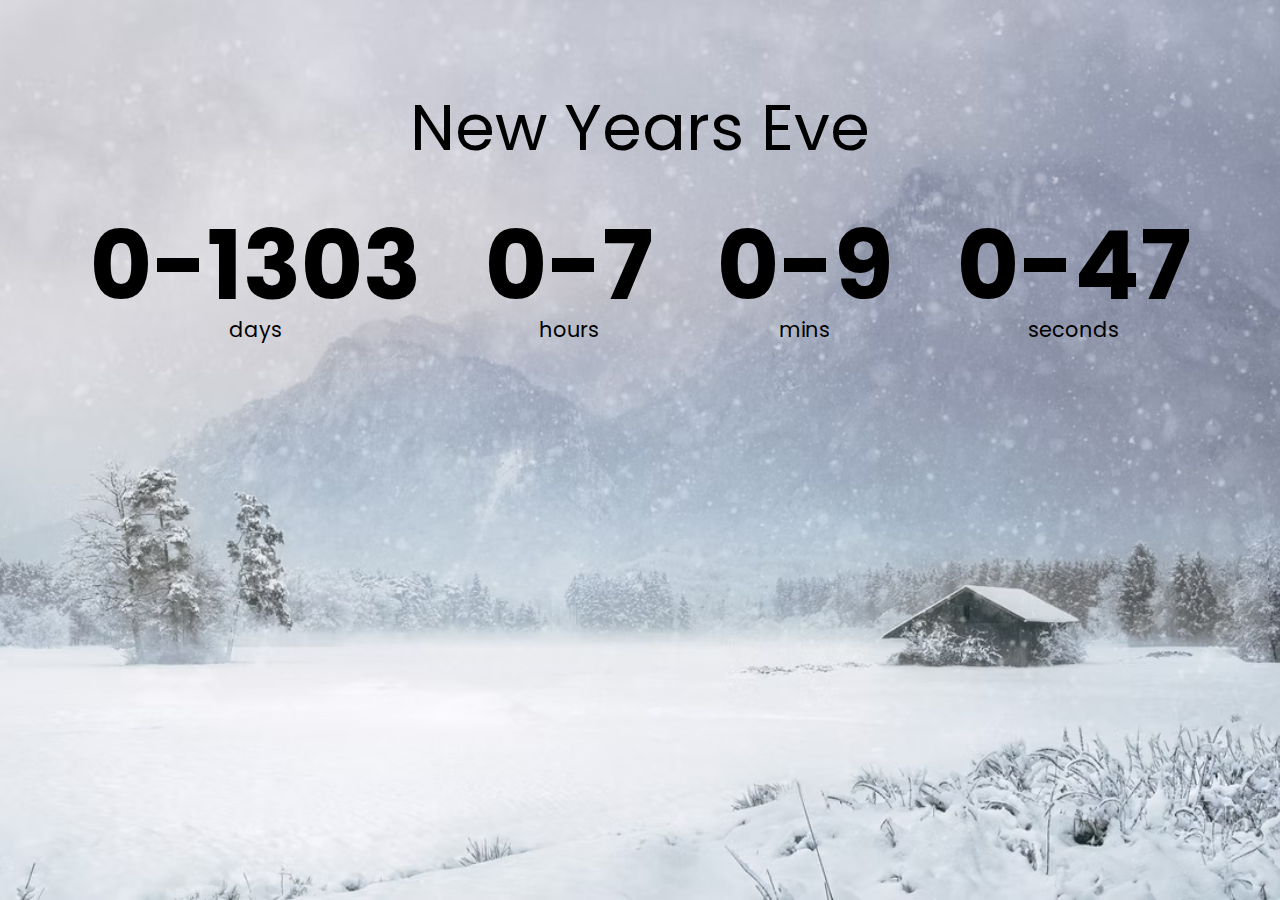
<file: project-1/index.html>
<!DOCTYPE html>
<html lang="en">
    <head>
        <meta charset="UTF-8" />
        <meta http-equiv="X-UA-Compatible" content="IE=edge" />
        <meta name="viewport" content="width=device-width, initial-scale=1.0" />
        <link rel="stylesheet" href="./style.css" />
        <title>Countdown</title>
    </head>
    <body>
        <h1>New Years Eve</h1>

        <div class="countdown-container">
            <div class="countdown-el days-c">
                <p class="big-text" id="days">0</p>
                <span>days</span>
            </div>
            <div class="countdown-el hours-c">
                <p class="big-text" id="hours">0</p>
                <span>hours</span>
            </div>
            <div class="countdown-el mins-c">
                <p class="big-text" id="mins">0</p>
                <span>mins</span>
            </div>
            <div class="countdown-el seconds-c">
                <p class="big-text" id="seconds">0</p>
                <span>seconds</span>
            </div>
        </div>
        <!-- js -->
        <script src="./script.js"></script>
    </body>
</html>

<!-- https://images.unsplash.com/photo-1562562796-69301f0d8ec1?ixlib=rb-1.2.1&ixid=MnwxMjA3fDB8MHxwaG90by1wYWdlfHx8fGVufDB8fHx8&auto=format&fit=crop&w=937&q=80 -->
<!-- https://images.unsplash.com/photo-1577457943926-11193adc0563?ixlib=rb-1.2.1&ixid=MnwxMjA3fDB8MHxwaG90by1wYWdlfHx8fGVufDB8fHx8&auto=format&fit=crop&w=1202&q=80 -->
</file>
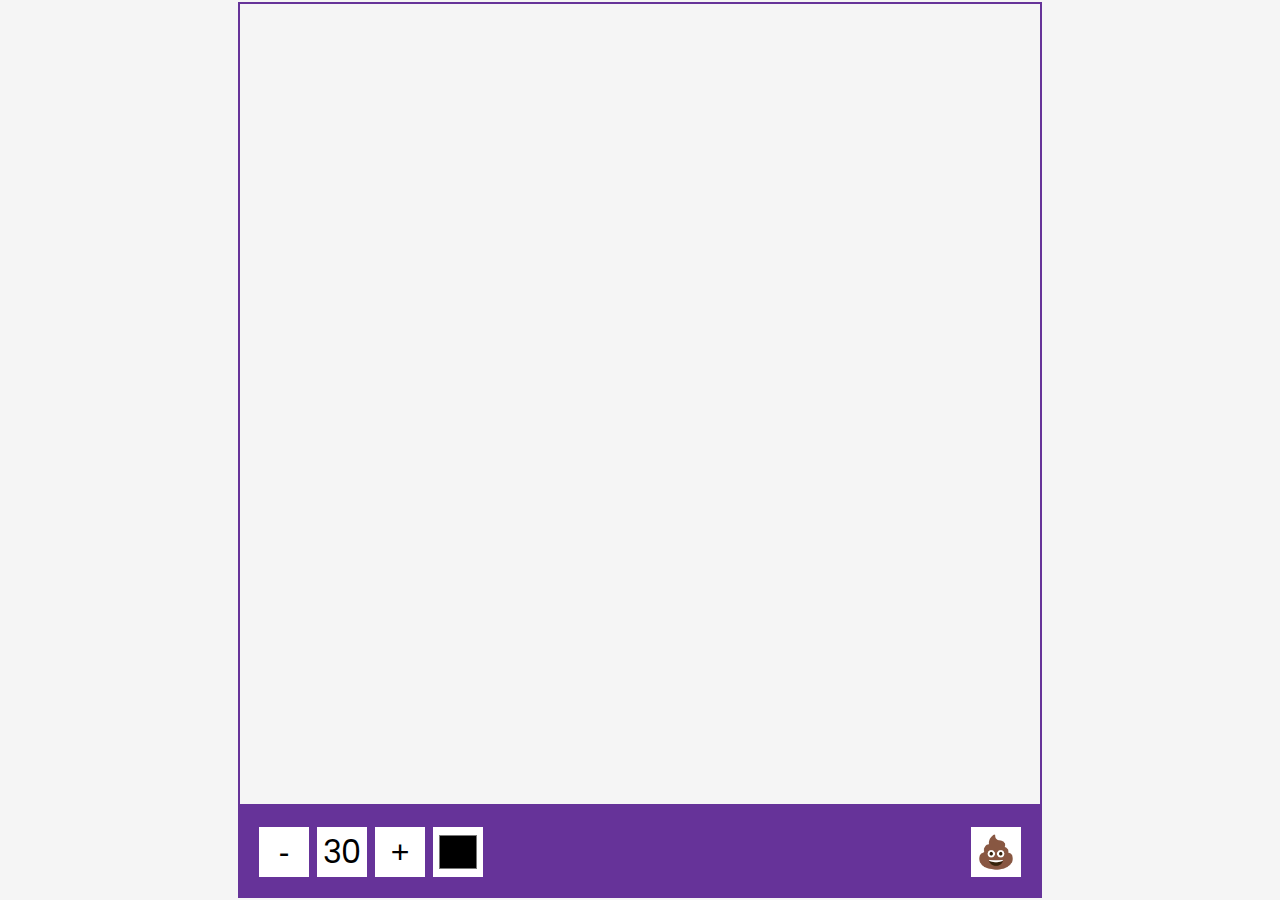
<file: project-2/index.html>
<!DOCTYPE html>
<html lang="en">
    <head>
        <meta charset="UTF-8" />
        <meta http-equiv="X-UA-Compatible" content="IE=edge" />
        <meta name="viewport" content="width=device-width, initial-scale=1.0" />
        <link rel="stylesheet" href="./style.css" />
        <title>Drawing App</title>
    </head>
    <body>
        <canvas id="canvas" width="800" height="800"></canvas>
        <div class="toolbox">
            <button id="decrease">-</button>
            <span id="size">30</span>
            <button id="increase">+</button>
            <input type="color" id="color" />
            <button id="clear">💩</button>
        </div>
        <!-- js -->
        <script src="./script.js"></script>
    </body>
</html>
</file>
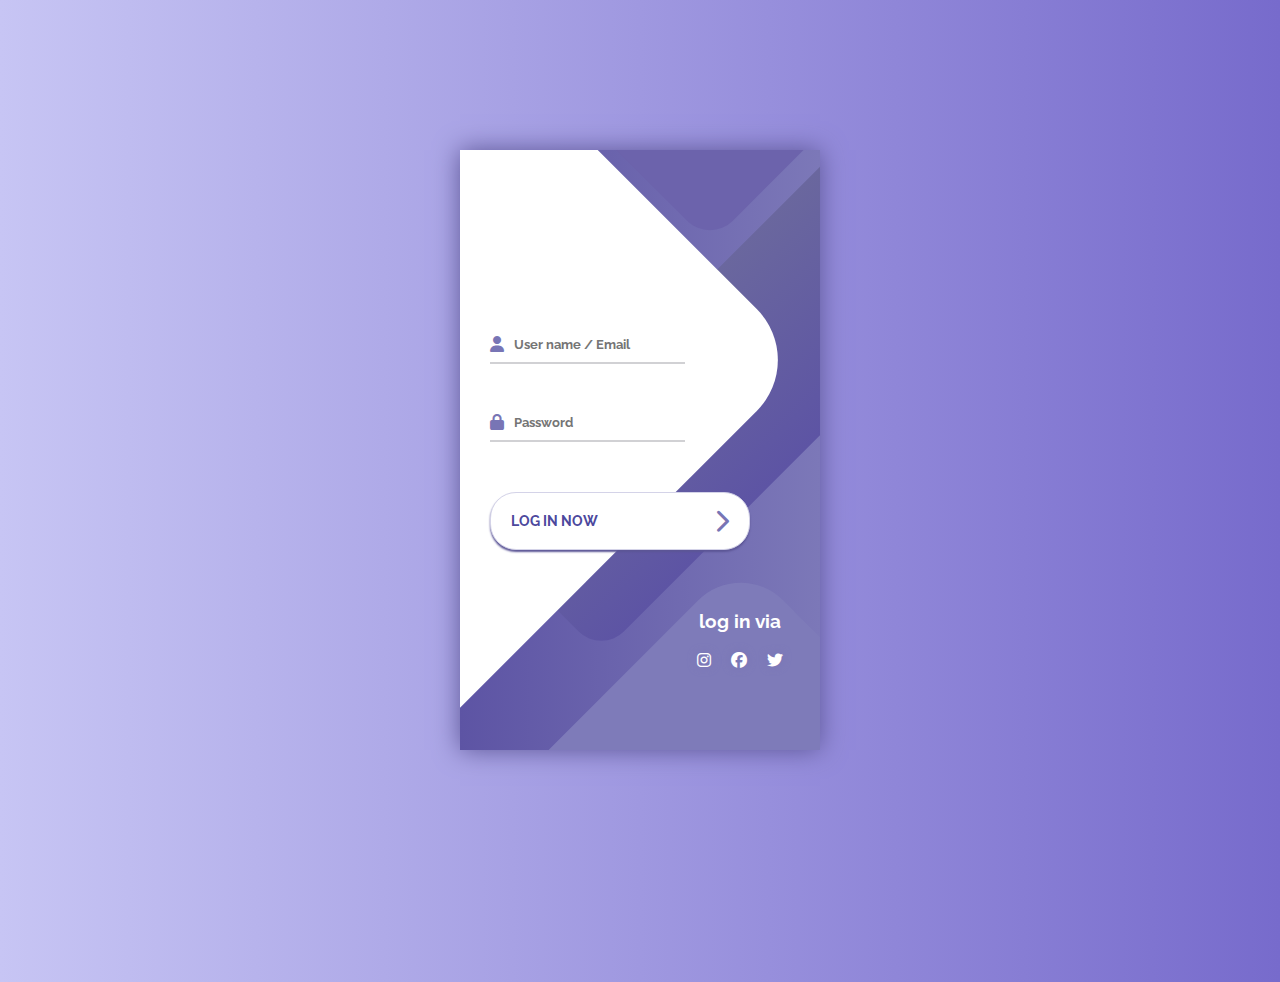
<file: project-4/index.html>
<!DOCTYPE html>
<html lang="en">
    <head>
        <meta charset="UTF-8" />
        <meta http-equiv="X-UA-Compatible" content="IE=edge" />
        <meta name="viewport" content="width=device-width, initial-scale=1.0" />
        <link rel="stylesheet" href="./style.css" />
        <!-- fontawesome -->
        <link rel="stylesheet" href="https://cdnjs.cloudflare.com/ajax/libs/font-awesome/6.1.1/css/all.min.css" />
        <title>login form</title>
    </head>

    <body>
        <div class="container">
            <div class="screen">
                <div class="screen__content">
                    <form class="login">
                        <div class="login__field">
                            <i class="login__icon fas fa-user"></i>
                            <input type="text" class="login__input" placeholder="User name / Email" />
                        </div>
                        <div class="login__field">
                            <i class="login__icon fas fa-lock"></i>
                            <input type="password" class="login__input" placeholder="Password" />
                        </div>
                        <button class="button login__submit">
                            <span class="button__text">Log In Now</span>
                            <i class="button__icon fas fa-chevron-right"></i>
                        </button>
                    </form>
                    <div class="social-login">
                        <h3>log in via</h3>
                        <div class="social-icons">
                            <a href="#" class="social-login__icon fab fa-instagram"></a>
                            <a href="#" class="social-login__icon fab fa-facebook"></a>
                            <a href="#" class="social-login__icon fab fa-twitter"></a>
                        </div>
                    </div>
                </div>
                <div class="screen__background">
                    <span class="screen__background__shape screen__background__shape4"></span>
                    <span class="screen__background__shape screen__background__shape3"></span>
                    <span class="screen__background__shape screen__background__shape2"></span>
                    <span class="screen__background__shape screen__background__shape1"></span>
                </div>
            </div>
        </div>
    </body>
</html>
</file>
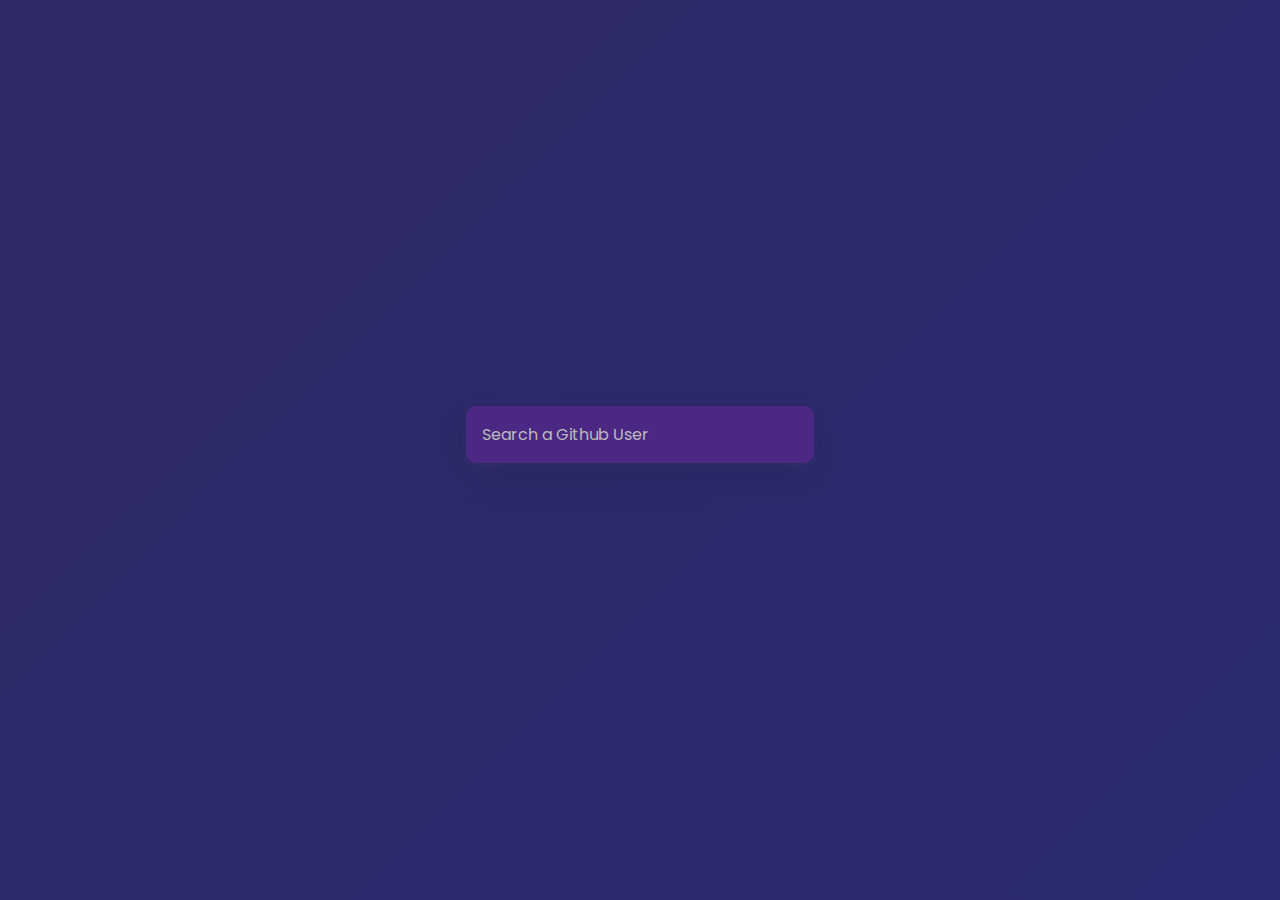
<file: project-5/index.html>
<!DOCTYPE html>
<html lang="en">
<head>
    <meta charset="UTF-8">
    <meta http-equiv="X-UA-Compatible" content="IE=edge">
    <meta name="viewport" content="width=device-width, initial-scale=1.0">
    <link rel="stylesheet" href="./style.css">
    <title>github profile</title>
</head>
<body>
    <form id="form">
        <input type="text" id="search" placeholder="Search a Github User">
    </form>
    <main id="main"></main>
    <!-- js -->
    <script src="./script.js"></script>
</body>
</html>
</file>
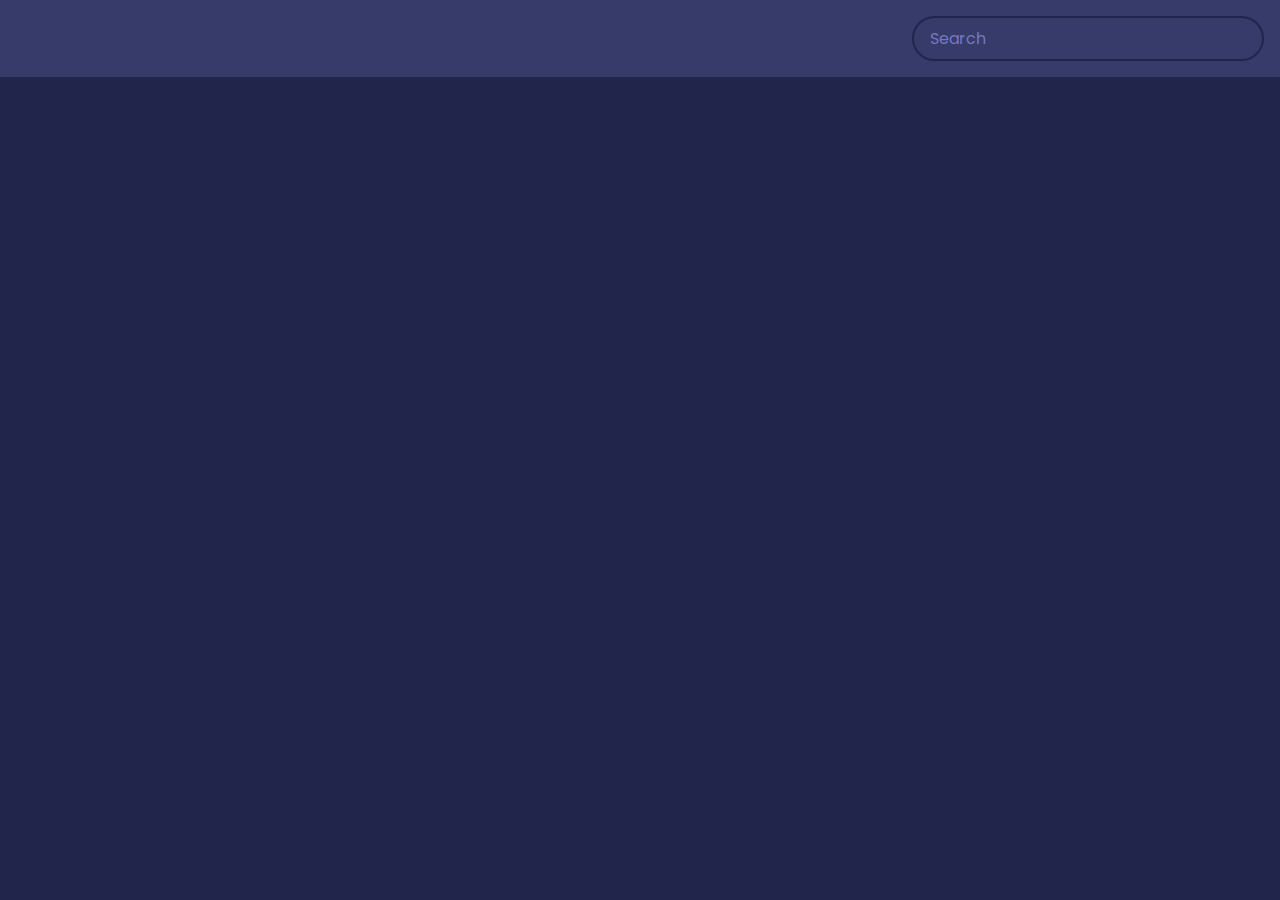
<file: project-6/index.html>
<!DOCTYPE html>
<html lang="en">
<head>
    <meta charset="UTF-8">
    <meta http-equiv="X-UA-Compatible" content="IE=edge">
    <meta name="viewport" content="width=device-width, initial-scale=1.0">
    <link rel="stylesheet" href="./style.css">
    <title>movie app</title>
</head>
<body>
    <header>
        <form id="form">
            <input type="text" id="search" placeholder="Search" class="search">
        </form>
    </header>
    <main id="main"></main>
    <!-- js -->
    <script src="./script.js"></script>
</body>
</html>
</file>
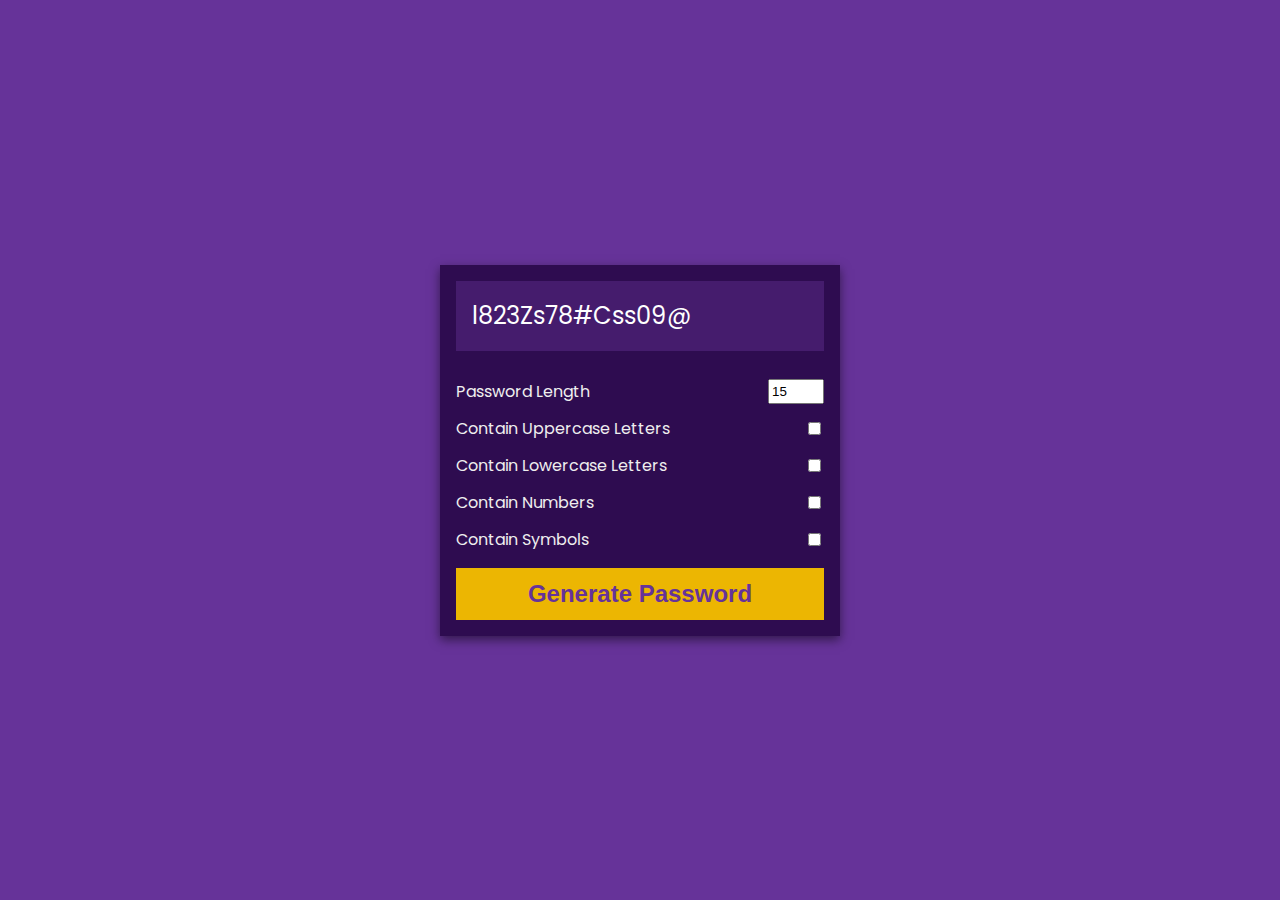
<file: project-8/index.html>
<!DOCTYPE html>
<html lang="en">
    <head>
        <meta charset="UTF-8" />
        <meta http-equiv="X-UA-Compatible" content="IE=edge" />
        <meta name="viewport" content="width=device-width, initial-scale=1.0" />
        <link rel="stylesheet" href="./style.css" />
        <title>password generator</title>
    </head>

    <body>
        <div class="pw-container">
            <div class="pw-header">
                <div class="pw">
                    <span id="pw">l823Zs78#Css09@</span>
                    <button id="copy">Copy</button>
                </div>
            </div>
            <div class="pw-body">
                <div class="form-control">
                    <label for="len">Password Length</label>
                    <input id="len" value="15" type="number" min="2" max="30" />
                </div>
                <div class="form-control">
                    <label for="upper">Contain Uppercase Letters</label>
                    <input id="upper" type="checkbox" />
                </div>
                <div class="form-control">
                    <label for="lower">Contain Lowercase Letters</label>
                    <input id="lower" type="checkbox" />
                </div>
                <div class="form-control">
                    <label for="number">Contain Numbers</label>
                    <input id="number" type="checkbox" />
                </div>
                <div class="form-control">
                    <label for="symbol">Contain Symbols</label>
                    <input id="symbol" type="checkbox" />
                </div>
                <button class="generate" id="generate">Generate Password</button>
            </div>
        </div>
        <!-- js -->
        <script src="./script.js"></script>
    </body>
</html>
</file>
<file: project-1/style.css>
@import url("https://fonts.googleapis.com/css2?family=Poppins:wght@100;200;300;400;500;600;700;800;900&display=swap");

* {
    box-sizing: border-box;
}

body {
    margin: 0;
    font-family: "Poppins";
    background-image: url("./snow.jpg");
    min-height: 100vh;
    display: flex;
    flex-direction: column;
    align-items: center;
    background-size: cover;
    background-position: center center;
}

h1 {
    font-weight: normal;
    font-size: 4rem;
    margin-top: 5rem;
}

.countdown-container {
    display: flex;
    flex-wrap: wrap;
    align-items: center;
    justify-content: center;
}

.big-text {
    font-weight: bold;
    font-size: 6rem;
    line-height: 1;
    margin: 0 2rem;
}

.countdown-el {
    text-align: center;
}

.countdown-el span {
    font-size: 1.3rem;
}
</file>
<file: project-2/style.css>
@import url("https://fonts.googleapis.com/css2?family=Poppins:wght@100;200;300;400;500;600;700;800;900&display=swap");

* {
    box-sizing: border-box;
}

body {
    background-color: #f5f5f5;
    display: flex;
    flex-direction: column;
    align-items: center;
    justify-content: center;
    font-family: "Poppins", sans-serif;
    margin: 0;
    min-height: 100vh;
}

canvas {
    border: 2px solid rebeccapurple;
}

.toolbox {
    background-color: rebeccapurple;
    border: 1px solid rebeccapurple;
    display: flex;
    padding: 1rem;
    width: 804px;
}

.toolbox > * {
    background-color: #fff;
    border: none;
    display: inline-flex;
    align-items: center;
    justify-content: center;
    font-size: 2rem;
    padding: 0.25rem;
    margin: 0.25rem;
    height: 50px;
    width: 50px;
}

.toolbox > *:last-child {
    margin-left: auto;
}
</file>
<file: project-4/style.css>
@import url("https://fonts.googleapis.com/css2?family=Poppins:wght@100;200;300;400;500;600;700;800;900&display=swap");

@import url("https://fonts.googleapis.com/css?family=Raleway:400,700");

* {
    box-sizing: border-box;
    margin: 0;
    padding: 0;
    font-family: Raleway, sans-serif;
}

body {
    background: linear-gradient(90deg, #c7c5f4, #776bcc);
}

.container {
    display: flex;
    align-items: center;
    justify-content: center;
    min-height: 100vh;
}

.screen {
    background: linear-gradient(90deg, #5d54a4, #7c78b8);
    position: relative;
    height: 600px;
    width: 360px;
    box-shadow: 0px 0px 24px #5c5696;
}

.screen__content {
    z-index: 1;
    position: relative;
    height: 100%;
}

.screen__background {
    position: absolute;
    top: 0;
    left: 0;
    right: 0;
    bottom: 0;
    z-index: 0;
    -webkit-clip-path: inset(0 0 0 0);
    clip-path: inset(0 0 0 0);
}

.screen__background__shape {
    transform: rotate(45deg);
    position: absolute;
}

.screen__background__shape1 {
    height: 520px;
    width: 520px;
    background: #fff;
    top: -50px;
    right: 120px;
    border-radius: 0 72px 0 0;
}

.screen__background__shape2 {
    height: 220px;
    width: 220px;
    background: #6c63ac;
    top: -172px;
    right: 0;
    border-radius: 32px;
}

.screen__background__shape3 {
    height: 540px;
    width: 190px;
    background: linear-gradient(270deg, #5d54a4, #6a679e);
    top: -24px;
    right: 0;
    border-radius: 32px;
}

.screen__background__shape4 {
    height: 400px;
    width: 200px;
    background: #7e7bb9;
    top: 420px;
    right: 50px;
    border-radius: 60px;
}

.login {
    width: 320px;
    padding: 30px;
    padding-top: 156px;
}

.login__field {
    padding: 20px 0px;
    position: relative;
}

.login__icon {
    position: absolute;
    top: 30px;
    color: #7875b5;
}

.login__input {
    border: none;
    border-bottom: 2px solid #d1d1d4;
    background: none;
    padding: 10px;
    padding-left: 24px;
    font-weight: 700;
    width: 75%;
    transition: 0.2s;
}

.login__input:active,
.login__input:focus,
.login__input:hover {
    outline: none;
    border-bottom-color: #6a679e;
}

.login__submit {
    background: #fff;
    font-size: 14px;
    margin-top: 30px;
    padding: 16px 20px;
    border-radius: 26px;
    border: 1px solid #d4d3e8;
    text-transform: uppercase;
    font-weight: 700;
    display: flex;
    align-items: center;
    width: 100%;
    color: #4c489d;
    box-shadow: 0px 2px 2px #5c5696;
    cursor: pointer;
    transition: 0.2s;
}

.login__submit:active,
.login__submit:focus,
.login__submit:hover {
    border-color: #6a679e;
    outline: none;
}

.button__icon {
    font-size: 24px;
    margin-left: auto;
    color: #7875b5;
}

.social-login {
    position: absolute;
    height: 140px;
    width: 160px;
    text-align: center;
    bottom: 0px;
    right: 0px;
    color: #fff;
}

.social-icons {
    display: flex;
    align-items: center;
    justify-content: center;
}

.social-login__icon {
    padding: 20px 10px;
    color: #fff;
    text-decoration: none;
    text-shadow: 0px 0px 8px #7875b5;
    transition: .3s;
}

.social-login__icon:hover {
    transform: scale(1.5);
}
</file>
<file: project-5/style.css>
@import url("https://fonts.googleapis.com/css2?family=Poppins:wght@100;200;300;400;500;600;700;800;900&display=swap");

* {
    box-sizing: border-box;
}

body {
    background-color: #2a2a72;
    background-image: linear-gradient(315deg, #2a2a72 0%, #2e2a68 74%);
    display: flex;
    flex-direction: column;
    align-items: center;
    justify-content: center;
    font-family: "Poppins", sans-serif;
    margin: 0;
    min-height: 100vh;
}

input {
    background-color: #4c2885;
    border-radius: 10px;
    border: none;
    box-shadow: 0 5px 10px rgba(154, 160, 185, 0.05), 0 15px 40px rgba(0, 0, 0, 0.1);
    color: white;
    font-family: inherit;
    font-size: 1rem;
    padding: 1rem;
    margin-bottom: 2rem;
}

input::placeholder {
    color: #bbb;
}

input:focus {
    outline: none;
}

.card {
    background-color: #4c2885;
    background-image: linear-gradient(315deg, #4c2885 0%, #4c11ac 100%);
    border-radius: 20px;
    box-shadow: 0 5px 10px rgba(154, 160, 185, 0.05), 0 15px 40px rgba(0, 0, 0, 0.1);
    display: flex;
    padding: 3rem;
    max-width: 800px;
}

.avatar {
    border: 10px solid #2a2a72;
    border-radius: 50%;
    height: 150px;
    width: 150px;
}

.user-info {
    color: #eee;
    margin-left: 2rem;
}

.user-info h2 {
    margin-top: 0;
}

.user-info ul {
    display: flex;
    justify-content: space-between;
    list-style-type: none;
    padding: 0;
    max-width: 400px;
}

.user-info ul li {
    display: flex;
    align-items: center;
}

.user-info ul li strong {
    font-size: 0.9rem;
    margin-left: 0.5rem;
}

.repo {
    background-color: #2a2a72;
    border-radius: 5px;
    display: inline-block;
    color: white;
    font-size: 0.7rem;
    padding: 0.25rem 0.5rem;
    margin-right: 0.5rem;
    margin-bottom: 0.5rem;
    text-decoration: none;
}
</file>
<file: project-6/style.css>
@import url("https://fonts.googleapis.com/css2?family=Poppins:wght@100;200;300;400;500;600;700;800;900&display=swap");

* {
    box-sizing: border-box;
}

body {
    background-color: #22254b;
    font-family: "Poppins", sans-serif;
    margin: 0;
}

header {
    background-color: #373b69;
    display: flex;
    justify-content: flex-end;
    padding: 1rem;
}

.search {
    background-color: transparent;
    border: 2px solid #22254b;
    border-radius: 50px;
    color: #fff;
    font-family: inherit;
    font-size: 1rem;
    padding: 0.5rem 1rem;
}

.search::placeholder {
    color: #7378c5;
}

.search:focus {
    background-color: #22254b;
    outline: none;
}

main {
    display: flex;
    flex-wrap: wrap;
}

.movie {
    background-color: #373b69;
    border-radius: 3px;
    box-shadow: 0 4px 5px rgba(0, 0, 0, 0.2);
    overflow: hidden;
    position: relative;
    margin: 1rem;
    width: 300px;
}

.movie img {
    width: 100%;
}

.movie-info {
    color: #eee;
    display: flex;
    align-items: center;
    justify-content: space-between;
    padding: 0.5rem 1rem 1rem;
    letter-spacing: 0.5px;
}

.movie-info h3 {
    margin: 0;
}

.movie-info span {
    background-color: #22254b;
    border-radius: 3px;
    font-weight: bold;
    padding: 0.25rem 0.5rem;
}

.movie-info span.green {
    color: rgb(39, 189, 39);
}

.movie-info span.orange {
    color: orange;
}

.movie-info span.red {
    color: rgb(189, 42, 42);
}

.overview {
    background-color: #fff;
    padding: 2rem;
    position: absolute;
    max-height: 100%;
    overflow: auto;
    left: 0;
    bottom: 0;
    right: 0;
    transform: translateY(101%);
    transition: transform 0.3s ease-in;
}

.overview h3 {
    margin-top: 0;
}

.movie:hover .overview {
    transform: translateY(0);
}
</file>
<file: project-8/style.css>
@import url("https://fonts.googleapis.com/css2?family=Poppins:wght@100;200;300;400;500;600;700;800;900&display=swap");

* {
    box-sizing: border-box;
}

body {
    background-color: rebeccapurple;
    color: white;
    display: flex;
    align-items: center;
    justify-content: center;
    font-family: "Poppins", sans-serif;
    margin: 0;
    min-height: 100vh;
}

.pw-container {
    background-color: rgb(46, 12, 80);
    box-shadow: 0 4px 10px rgba(0, 0, 0, 0.5);
    min-width: 400px;
}

.pw-header {
    padding: 1rem;
}

.pw {
    background-color: rgb(69, 28, 109);
    display: flex;
    font-size: 1.5rem;
    align-items: center;
    height: 70px;
    width: 100%;
    position: relative;
    padding: 1rem;
    overflow: auto;
}

.pw button {
    background-color: white;
    border: none;
    color: rgb(29, 2, 56);
    cursor: pointer;
    font-family: inherit;
    font-weight: bold;
    padding: 0.25rem;
    position: absolute;
    top: 0;
    right: 0;
    transform: translate(0, 20%);
    transition: opacity 0.2s ease, transform 0.2s ease;
    opacity: 0;
}

.pw:hover button {
    opacity: 1;
    transform: translate(0, 0%);
}

.pw-body {
    padding: 0 1rem 1rem;
}

.form-control {
    color: #eee;
    display: flex;
    justify-content: space-between;
    margin: 0.75rem 0;
}

.generate {
    background-color: #ecb602;
    border: none;
    color: rebeccapurple;
    cursor: pointer;
    display: block;
    font-size: 1.5rem;
    font-weight: bold;
    padding: 0.75rem;
    margin-top: 1rem;
    width: 100%;
}
</file>
